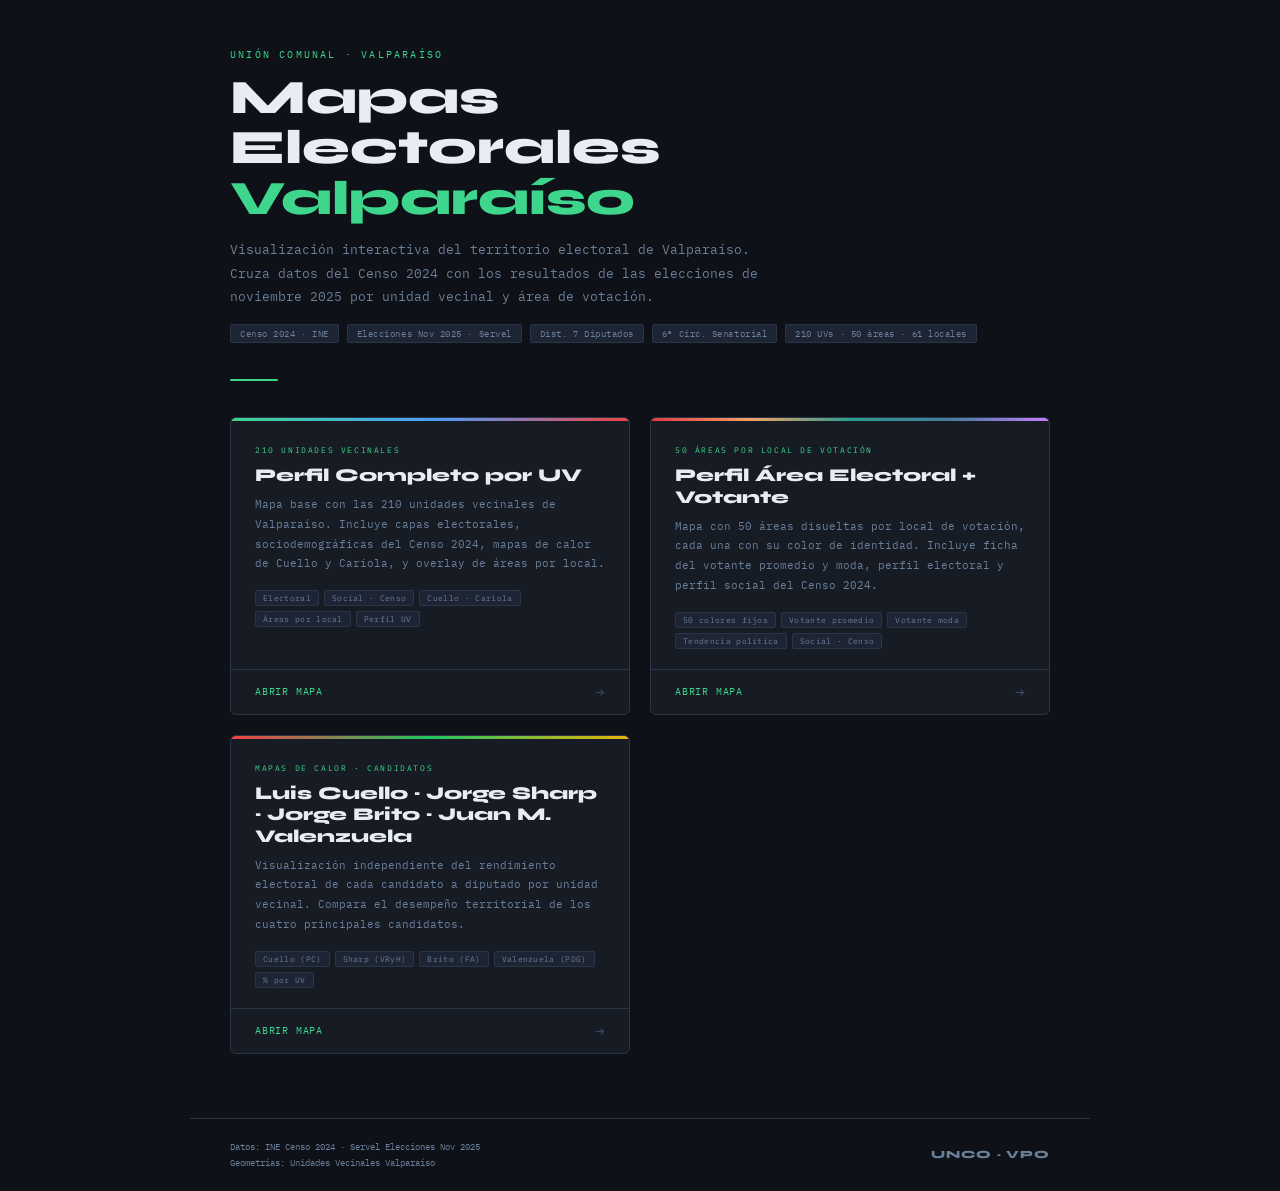
<file: index.html>
<!DOCTYPE html>
<html lang="es">
<head>
<meta charset="UTF-8"/>
<meta name="viewport" content="width=device-width,initial-scale=1.0"/>
<title>Mapas Electorales · Valparaíso</title>
<link href="https://fonts.googleapis.com/css2?family=Syne:wght@400;700;800&family=IBM+Plex+Mono:wght@400;500&display=swap" rel="stylesheet"/>
<style>
*{box-sizing:border-box;margin:0;padding:0}
:root{--bg:#0e1117;--bg2:#161b24;--bg3:#1d2433;--border:#2a3548;--border2:#3a4a63;--text1:#e8edf5;--text2:#a8b8d0;--text3:#6a7f9a;--accent:#3dd68c}
body{font-family:'IBM Plex Mono',monospace;background:var(--bg);color:var(--text1);min-height:100vh;display:flex;flex-direction:column}
header{padding:48px 40px 0;max-width:900px;margin:0 auto;width:100%}
.pretitle{font-size:10px;color:var(--accent);letter-spacing:.22em;text-transform:uppercase;margin-bottom:12px}
h1{font-family:'Syne',sans-serif;font-size:clamp(28px,5vw,48px);font-weight:800;line-height:1.05;color:var(--text1)}
h1 span{color:var(--accent)}
.subtitle{font-size:13px;color:var(--text3);margin-top:14px;line-height:1.8;max-width:560px}
.sources{display:flex;gap:8px;flex-wrap:wrap;margin-top:16px}
.src{font-size:9px;color:var(--text3);background:var(--bg3);border:1px solid var(--border);border-radius:2px;padding:3px 9px;letter-spacing:.06em}
.divider{width:48px;height:2px;background:var(--accent);border-radius:1px;margin:36px 0}
main{flex:1;padding:0 40px 64px;max-width:900px;margin:0 auto;width:100%}
.grid{display:grid;grid-template-columns:repeat(auto-fit,minmax(280px,1fr));gap:20px}
.card{background:var(--bg2);border:1px solid var(--border);border-radius:6px;overflow:hidden;text-decoration:none;color:inherit;display:flex;flex-direction:column;transition:border-color .2s,transform .15s}
.card:hover{border-color:var(--border2);transform:translateY(-2px)}
.card-top{padding:24px 24px 0;flex:1}
.card-badge{font-size:8px;color:var(--accent);letter-spacing:.2em;text-transform:uppercase;margin-bottom:10px}
.card-title{font-family:'Syne',sans-serif;font-size:18px;font-weight:800;line-height:1.2;color:var(--text1);margin-bottom:8px}
.card-desc{font-size:11px;color:var(--text3);line-height:1.8;margin-bottom:16px}
.card-tags{display:flex;flex-wrap:wrap;gap:5px;margin-bottom:20px}
.tag{font-size:8px;color:var(--text3);background:var(--bg3);border:1px solid var(--border);border-radius:2px;padding:2px 7px;letter-spacing:.04em}
.card-footer{border-top:1px solid var(--border);padding:12px 24px;display:flex;align-items:center;justify-content:space-between}
.card-cta{font-size:10px;color:var(--accent);letter-spacing:.08em;text-transform:uppercase}
.card-arrow{font-size:16px;color:var(--border2);transition:color .15s}
.card:hover .card-arrow{color:var(--accent)}
.card-strip{height:3px}
footer{border-top:1px solid var(--border);padding:20px 40px;max-width:900px;margin:0 auto;width:100%;display:flex;align-items:center;justify-content:space-between;flex-wrap:gap}
.footer-text{font-size:9px;color:var(--text3);line-height:1.8}
.footer-logo{font-family:'Syne',sans-serif;font-size:11px;font-weight:800;color:var(--text3);letter-spacing:.1em}
</style>
</head>
<body>

<header>
  <div class="pretitle">Unión Comunal · Valparaíso</div>
  <h1>Mapas<br>Electorales<br><span>Valparaíso</span></h1>
  <p class="subtitle">Visualización interactiva del territorio electoral de Valparaíso. Cruza datos del Censo 2024 con los resultados de las elecciones de noviembre 2025 por unidad vecinal y área de votación.</p>
  <div class="sources">
    <span class="src">Censo 2024 · INE</span>
    <span class="src">Elecciones Nov 2025 · Servel</span>
    <span class="src">Dist. 7 Diputados</span>
    <span class="src">6ª Circ. Senatorial</span>
    <span class="src">210 UVs · 50 áreas · 61 locales</span>
  </div>
  <div class="divider"></div>
</header>

<main>
  <div class="grid">

    <!-- MAPA 1 -->
    <a class="card" href="valparaiso_perfil_completo.html">
      <div class="card-strip" style="background:linear-gradient(90deg,#3dd68c,#4a9eff,#ef4444)"></div>
      <div class="card-top">
        <div class="card-badge">210 Unidades Vecinales</div>
        <div class="card-title">Perfil Completo por UV</div>
        <div class="card-desc">Mapa base con las 210 unidades vecinales de Valparaíso. Incluye capas electorales, sociodemográficas del Censo 2024, mapas de calor de Cuello y Cariola, y overlay de áreas por local.</div>
        <div class="card-tags">
          <span class="tag">Electoral</span>
          <span class="tag">Social · Censo</span>
          <span class="tag">Cuello · Cariola</span>
          <span class="tag">Áreas por local</span>
          <span class="tag">Perfil UV</span>
        </div>
      </div>
      <div class="card-footer">
        <span class="card-cta">Abrir mapa</span>
        <span class="card-arrow">→</span>
      </div>
    </a>

    <!-- MAPA 2 -->
    <a class="card" href="valparaiso_areas_perfil.html">
      <div class="card-strip" style="background:linear-gradient(90deg,#e63946,#f4a261,#2a9d8f,#457b9d,#c77dff)"></div>
      <div class="card-top">
        <div class="card-badge">50 Áreas por Local de Votación</div>
        <div class="card-title">Perfil Área Electoral + Votante</div>
        <div class="card-desc">Mapa con 50 áreas disueltas por local de votación, cada una con su color de identidad. Incluye ficha del votante promedio y moda, perfil electoral y perfil social del Censo 2024.</div>
        <div class="card-tags">
          <span class="tag">50 colores fijos</span>
          <span class="tag">Votante promedio</span>
          <span class="tag">Votante moda</span>
          <span class="tag">Tendencia política</span>
          <span class="tag">Social · Censo</span>
        </div>
      </div>
      <div class="card-footer">
        <span class="card-cta">Abrir mapa</span>
        <span class="card-arrow">→</span>
      </div>
    </a>

    <!-- MAPA 3 -->
    <a class="card" href="valparaiso_mapas_calor.html">
      <div class="card-strip" style="background:linear-gradient(90deg,#ef4444,#22c55e,#eab308)"></div>
      <div class="card-top">
        <div class="card-badge">Mapas de Calor · Candidatos</div>
        <div class="card-title">Luis Cuello · Jorge Sharp · Jorge Brito · Juan M. Valenzuela</div>
        <div class="card-desc">Visualización independiente del rendimiento electoral de cada candidato a diputado por unidad vecinal. Compara el desempeño territorial de los cuatro principales candidatos.</div>
        <div class="card-tags">
          <span class="tag">Cuello (PC)</span>
          <span class="tag">Sharp (VRyH)</span>
          <span class="tag">Brito (FA)</span>
          <span class="tag">Valenzuela (PDG)</span>
          <span class="tag">% por UV</span>
        </div>
      </div>
      <div class="card-footer">
        <span class="card-cta">Abrir mapa</span>
        <span class="card-arrow">→</span>
      </div>
    </a>

  </div>
</main>

<footer>
  <div class="footer-text">
    Datos: INE Censo 2024 · Servel Elecciones Nov 2025<br>
    Geometrías: Unidades Vecinales Valparaíso
  </div>
  <div class="footer-logo">UNCO · VPO</div>
</footer>

</body>
</html>
</file>
